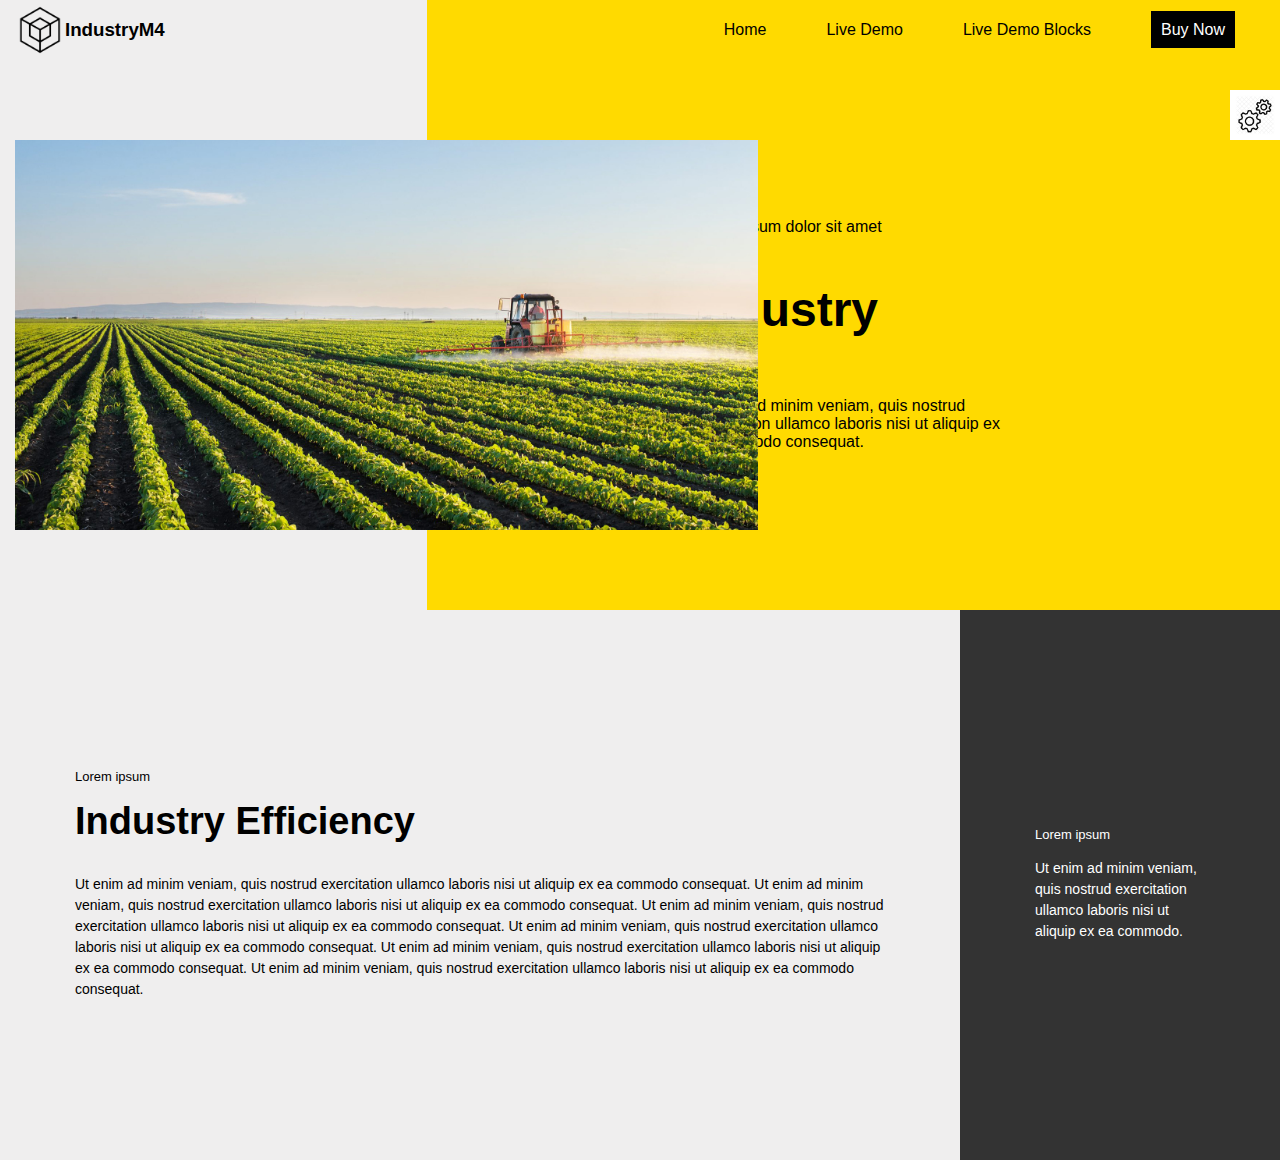
<file: CSS Variables/index.html>
<!DOCTYPE html>
<html lang="en">
<head>
	<meta charset="UTF-8">
	<title>Playing with CSS Variables</title>
	<link rel="stylesheet" href="css/bootstrap.css">
	<link rel="stylesheet" href="css/style.css">
</head>
<body>

<!--Setting Options-->
<div class="form-group d-none">
	<div class="form-control">
		<h6>Change Image Size:</h6>
		<input type="range" name="imgHeight" min="350" max="500" data-suffix="px">
	</div>
	<div class="form-control">
		<h6>Change Accent Color:</h6>
		<input type="color" name="accentColor" value="#ffda00">
	</div>
	<div class="form-control">
		<h6>Change Dark Box's Size:</h6>
		<input type="range" name="box" min="2" max="9" value="3">
	</div>
</div>
<!-- /.form-group -->

<div class="header">
	<div class="container-fluid">
		<div class="row">
			<div class="col-4 primary-bg">
				<div class="logo">
					<img src="img/logo.png" alt="Logo" width="50" height="50">
					<h3>IndustryM4</h3>
				</div>
				<!-- /.logo -->
			</div>
			<div class="col-8 accent-bg">
				<div class="navigation">
					<ul>
						<li>
							<a href="#">
								<span>Home</span>
							</a>
						</li>
						<li>
							<a href="#">
								<span>Live Demo</span>
							</a>
						</li>
						<li>
							<a href="#">
								<span>Live Demo Blocks</span>
							</a>
						</li>
						<li>
							<a href="#" class="hasBg">
								<span>Buy Now</span>
							</a>
						</li>
					</ul>
				</div>
				<!-- /.navigation -->
			</div>
		</div>
	</div>
</div>
<!-- /.header -->

<div class="main-content">
	<div class="container-fluid">
		<div class="row">
			<div class="col-4 primary-bg">
				<div class="flex-box">
					<figure>
						<img src="img/figure.jpg" alt="Figure">
					</figure>
				</div>
				<!-- /.flex-box -->
			</div>
			<div class="col-8 accent-bg">
				<button class="btn switch-style-btn" id="switch-style-btn">
					<img src="img/settings-icon.png" alt="Setting Icon" width="40" height="40">
				</button>
				<!-- /.switch-style-btn -->
				<div class="flex-box">
					<div class="main-text">
						<p class="meta">Lorem ipsum dolor sit amet</p>
						<p class="title">Industry</p>
						<p class="content">Ut enim ad minim veniam, quis nostrud exercitation ullamco laboris nisi ut aliquip ex ea commodo consequat.</p>
					</div>
					<!-- /.main-text -->
				</div>
				<!-- /.flex-box -->
			</div>
		</div>
		<div class="row">
			<div class="primary-bg left-box col-9">
				<div class="flex-box">
					<div class="block-text">
						<p class="meta">Lorem ipsum</p>
						<p class="title">Industry Efficiency</p>
						<p class="content">Ut enim ad minim veniam, quis nostrud exercitation ullamco laboris nisi ut aliquip ex ea commodo consequat. Ut enim
						                   ad minim veniam, quis nostrud exercitation ullamco laboris nisi ut aliquip ex ea commodo consequat. Ut enim ad minim veniam, quis nostrud exercitation ullamco laboris nisi ut aliquip ex ea commodo consequat.
						                   Ut enim ad minim veniam, quis nostrud exercitation ullamco laboris nisi ut aliquip ex ea commodo consequat. Ut enim
						                   ad minim veniam, quis nostrud exercitation ullamco laboris nisi ut aliquip ex ea commodo consequat. Ut enim ad minim veniam, quis nostrud exercitation ullamco laboris nisi ut aliquip ex ea commodo consequat.
						</p>
					</div>
					<!-- /.block-text -->
				</div>
				<!-- /.flex-box -->
			</div>
			<div class="right-box col-3">
				<div class="flex-box">
					<div class="block-text">
						<p class="meta">Lorem ipsum</p>
						<p class="content">Ut enim ad minim veniam, quis nostrud exercitation ullamco laboris nisi ut aliquip ex ea commodo.
						</p>
					</div>
					<!-- /.block-text -->
				</div>
				<!-- /.flex-box -->
			</div>
		</div>
	</div>
</div>
<!-- /.main-content -->

<script>
    const btn = document.getElementById('switch-style-btn');
    const settingBox = document.querySelector('.form-group');
    btn.addEventListener('click', function () {
        if (settingBox.classList.contains('d-flex')) {
            settingBox.classList.remove('d-flex');
            settingBox.classList.add('d-none');
        } else {
            settingBox.classList.remove('d-none');
            settingBox.classList.add('d-flex');
        }
    });

    function update() {
        const suffix = this.dataset.suffix || '';
        document.documentElement.style.setProperty(`--${this.name}`, this.value + suffix);

        if (this.name === 'box') {
            const rightBox = document.querySelector('.right-box');
            const leftBox = document.querySelector('.left-box');

            leftBox.classList.remove(leftBox.className.split(' ').pop());
            leftBox.classList.add(`col-${12 - this.value}`);

            rightBox.classList.remove(rightBox.className.split(' ').pop());
            rightBox.classList.add(`col-${this.value}`);
        }
    }

    const inputs = document.querySelectorAll('.form-control input');
    inputs.forEach(input => input.addEventListener('change', update));
</script>
</body>
</html>
</file>
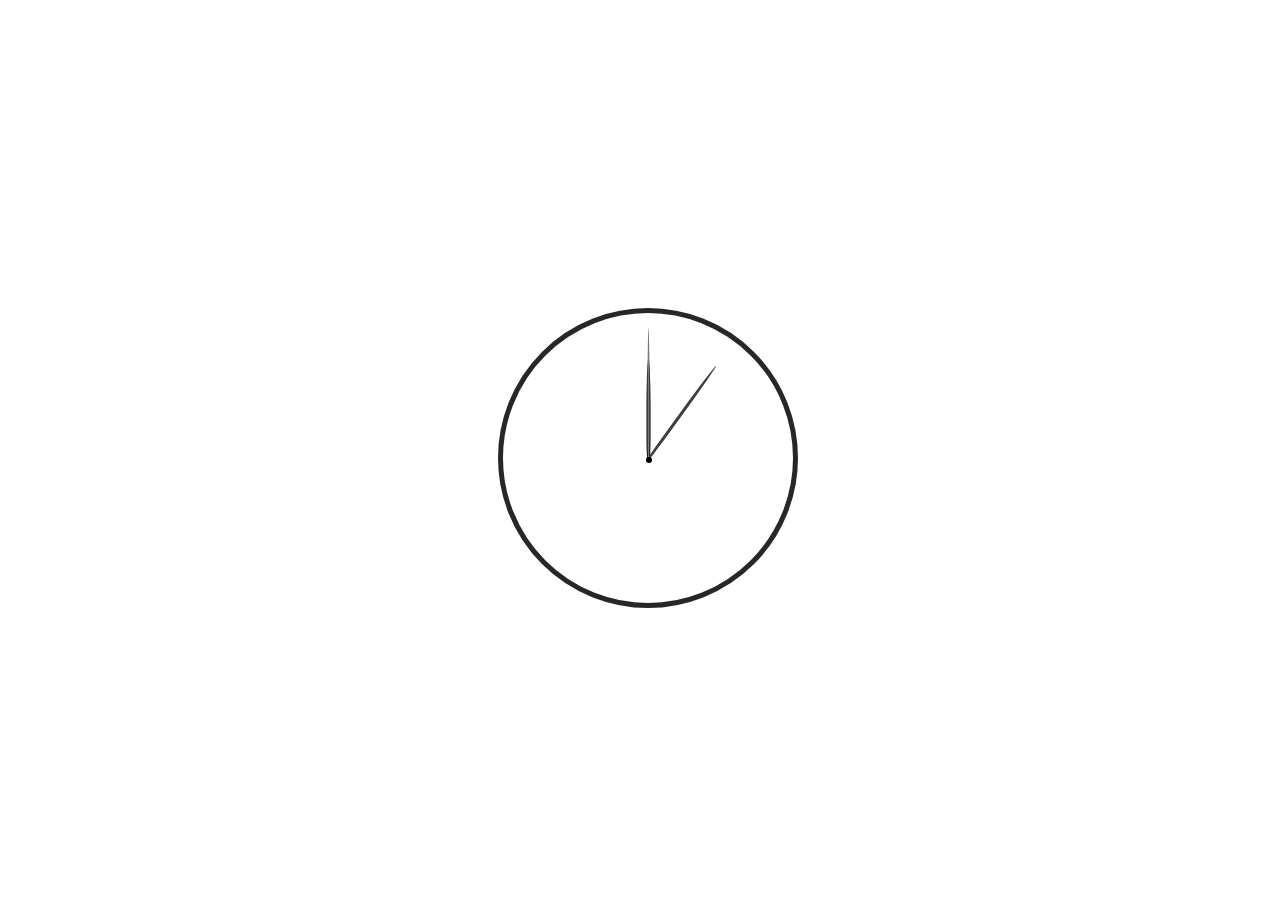
<file: CSS+JS Clock/index.html>
<!DOCTYPE html>
<html lang="en">
<head>
	<meta charset="UTF-8">
	<title>CSS+JS Clock</title>
	<link rel="stylesheet" href="style.css">
</head>
<body>

<div class="clock">
	<div class="clock-face">
		<div class="hand hour"></div>
		<div class="hand minute"></div>
		<div class="hand second"></div>
	</div>
</div>

<script>
    // set seconds
    function setSecond() {
        const secondHand = document.querySelector('.second');
        const now = new Date();
        const second = now.getSeconds();
        const secondDegree = ((second / 60) * 360) + 90;
        secondHand.style.transform = `rotate(${secondDegree}deg)`;
        if (second === 0) {
            setMinute();
        }
    }

    // set minutes
    function setMinute() {
        const minuteHand = document.querySelector('.minute');
        const now = new Date();
        const minute = now.getMinutes();
        const minuteDegree = ((minute / 60) * 360) + 90;
        minuteHand.style.transform = `rotate(${minuteDegree}deg)`;
        if (minute === 0) {
            setHour();
        }
    }

    // set hours
    function setHour() {
        const hourHand = document.querySelector('.hour');
        const now = new Date();
        const hour = now.getHours();
        const hourDegree = ((hour / 12) * 360) + 90;
        hourHand.style.transform = `rotate(${hourDegree}deg)`;
    }

    setMinute();
    setHour();
    setInterval(setSecond, 1000);
</script>

</body>
</html>
</file>
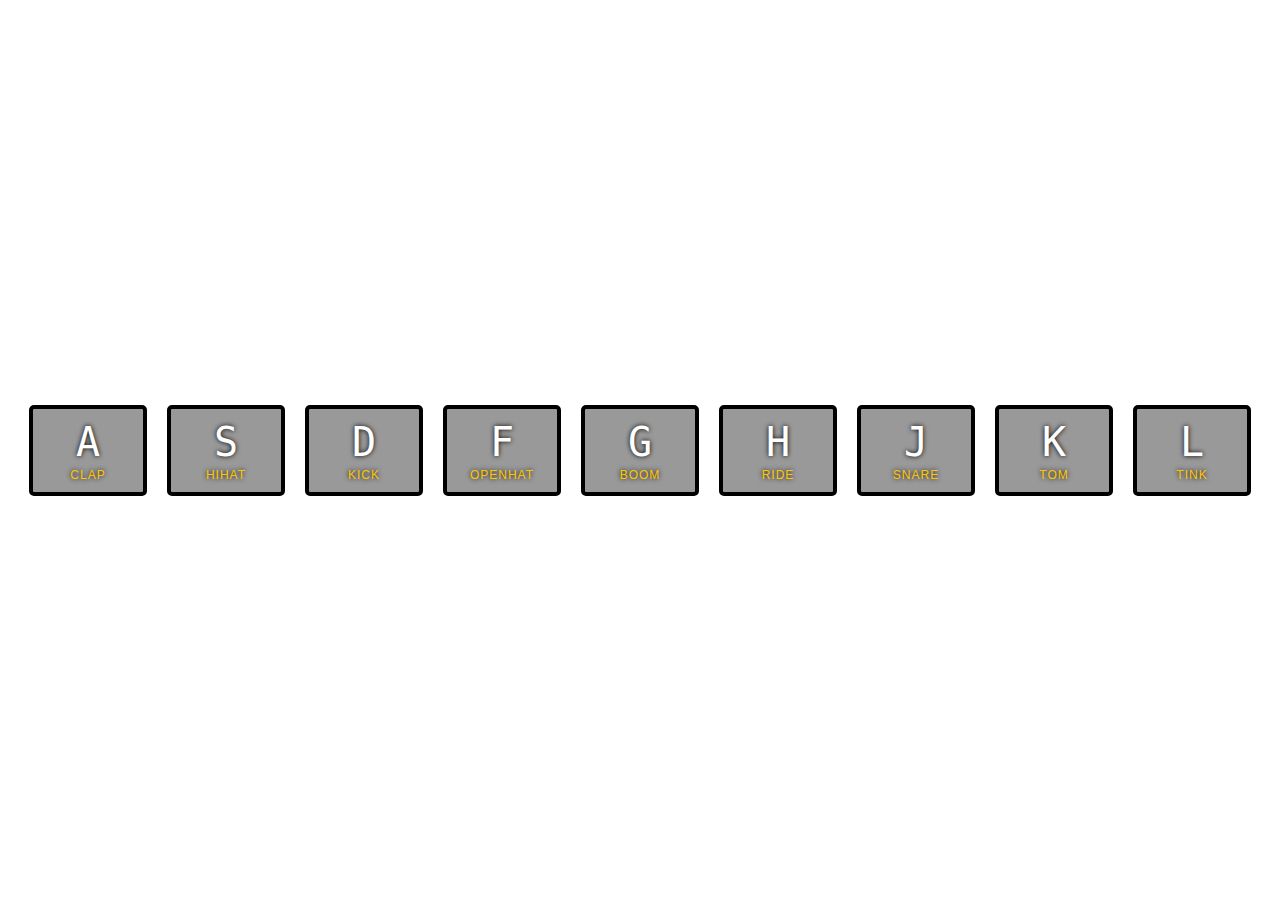
<file: DrumKit/drumkit.html>
<!DOCTYPE html>
<html lang="en">
<head>
	<meta charset="UTF-8">
	<title>JS Drum Kit</title>
	<link rel="stylesheet" href="style.css">
</head>
<body>

<div class="keys">
	<div data-key="65" class="key">
		<kbd>A</kbd>
		<span class="sound">clap</span>
	</div>
	<div data-key="83" class="key">
		<kbd>S</kbd>
		<span class="sound">hihat</span>
	</div>
	<div data-key="68" class="key">
		<kbd>D</kbd>
		<span class="sound">kick</span>
	</div>
	<div data-key="70" class="key">
		<kbd>F</kbd>
		<span class="sound">openhat</span>
	</div>
	<div data-key="71" class="key">
		<kbd>G</kbd>
		<span class="sound">boom</span>
	</div>
	<div data-key="72" class="key">
		<kbd>H</kbd>
		<span class="sound">ride</span>
	</div>
	<div data-key="74" class="key">
		<kbd>J</kbd>
		<span class="sound">snare</span>
	</div>
	<div data-key="75" class="key">
		<kbd>K</kbd>
		<span class="sound">tom</span>
	</div>
	<div data-key="76" class="key">
		<kbd>L</kbd>
		<span class="sound">tink</span>
	</div>
</div>

<audio data-key="65" src="sounds/clap.wav"></audio>
<audio data-key="83" src="sounds/hihat.wav"></audio>
<audio data-key="68" src="sounds/kick.wav"></audio>
<audio data-key="70" src="sounds/openhat.wav"></audio>
<audio data-key="71" src="sounds/boom.wav"></audio>
<audio data-key="72" src="sounds/ride.wav"></audio>
<audio data-key="74" src="sounds/snare.wav"></audio>
<audio data-key="75" src="sounds/tom.wav"></audio>
<audio data-key="76" src="sounds/tink.wav"></audio>

<script>

    function playSound(e) {
        const key = document.querySelector(`div[data-key="${e.keyCode}"]`);
        key.classList.add('playing');
        const audio = document.querySelector(`audio[data-key="${e.keyCode}"]`);
        if (!audio) return;
        audio.currentTime = 0;
        audio.play();
    }

    function removeTransition(e) {
        if (e.propertyName !== 'transform') return;
        this.classList.remove('playing');
    }

    const keys = document.querySelectorAll('.key');
    keys.forEach(key => key.addEventListener('transitionend', removeTransition));

    window.addEventListener('keydown', playSound);

</script>

</body>
</html>
</file>
<file: CSS Variables/css/style.css>
:root {
  --accentColor: #ffda00;
  --imgHeight: 390px;
}

.primary-bg {
  background-color: #efeeee;
}

.accent-bg {
  background-color: var(--accentColor);
}

.header .logo {
  padding: 5px 0;
  display: flex;
  align-items: center;
}

.header .navigation {
  height: 100%;
}

.header .navigation ul {
  height: 100%;
  margin: 0;
  display: flex;
  justify-content: flex-end;
  align-items: center;
  list-style-type: none;
}

.header .navigation ul li {
  padding: 10px 30px;
}

.header .navigation ul li a {
  text-decoration: none;
  color: black;
}

.header .navigation ul li a.hasBg {
  background-color: black;
  color: white;
  padding: 10px;
}

.header .navigation ul li a:not(.hasBg):hover {
  border-bottom: 2px black solid;
}

.main-content .switch-style-btn {
  position: absolute;
  top: 30px;
  right: 0;
  width: 50px;
  height: 50px;
  display: flex;
  align-items: center;
  justify-content: center;
  background: white;
  border: 0;
}

.main-content .flex-box {
  display: flex;
  justify-content: center;
  align-items: center;
  height: 550px;
}

.main-content figure {
  width: 100%;
  height: 100%;
  margin: 0;
  padding: 30px 0;
  display: flex;
  align-items: center;
}

.main-content figure img {
  height: var(--imgHeight);
  max-height: 500px;
  transition: all .5s;
  z-index: 1;
}

.main-content .main-text {
  width: 40%;
}

.main-content .main-text .meta {
  font-size: 16px;
  margin-bottom: 45px;
}

.main-content .main-text .title {
  font-size: 48px;
  font-weight: bold;
  margin-bottom: 60px;
}

.main-content .main-text .content {
  font-size: 16px;
}

.main-content .main-text .fs-small {
  font-size: 14px;
}

.main-content .block-text {
  padding: 60px;
}

.main-content .block-text .meta {
  font-size: 13px;
  margin-bottom: 15px;
}

.main-content .block-text .title {
  font-size: 38px;
  font-weight: bold;
  margin-bottom: 30px;
}

.main-content .block-text .content {
  font-size: 14px;
  line-height: 1.5;
}

.main-content .right-box {
  background-color: #333333;
}

.main-content .right-box .block-text {
  color: white;
}

.form-group {
  padding: 60px;
  justify-content: space-between;
  align-items: baseline;
}

.form-group .form-control {
  flex: 1 1 auto;
  background: #ebebeb;
  height: 90px;
  padding: 15px;
  margin: 15px;
}

.form-group .form-control h6 {
  font-size: 22px;
}

.form-group .form-control input {
  width: 90%;
  margin: 10px 0;
}
</file>
<file: CSS+JS Clock/style.css>
html, body {
    width: 100%;
    height: 100%;
}

.clock {
    width: 100%;
    height: 100%;
    display: flex;
    justify-content: center;
    align-items: center;
    box-sizing: border-box;
}

.clock-face {
    width: 300px;
    height: 300px;
    position: relative;
    border: 5px #272727 solid;
    border-radius: 50%;
    box-sizing: border-box;
}

.clock-face:after {
    content: '';
    position: absolute;
    top: 49.6%;
    left: 49.2%;
    width: 6px;
    height: 6px;
    border-radius: 50%;
    background-color: black;
}

.hand {
    position: absolute;
    top: 50%;
    transform: rotate(90deg);
    transform-origin: 100%;
    transition-timing-function: cubic-bezier(0.1, 2.7, 0.58, 1);
    border-radius: 50% 25% 25% 50%;
}

.hand.hour {
    width: 35%;
    height: 4px;
    left: 15%;
    background-color: #000000;
}

.hand.minute {
    width: 40%;
    height: 3px;
    left: 10%;
    background-color: #3d3d3d;
}

.hand.second {
    width: 45%;
    height: 2px;
    left: 5%;
    background-color: #797979;
}
</file>
<file: DrumKit/style.css>
html {
    font-size: 10px;
    background: url('https://i.imgur.com/b9r5sEL.jpg') bottom center;
    background-size: cover;
}

body, html {
    margin: 0;
    padding: 0;
    font-family: sans-serif;
}

.keys {
    display: flex;
    flex: 1;
    min-height: 100vh;
    align-items: center;
    justify-content: center;
}

.key {
    border: .4rem solid black;
    border-radius: .5rem;
    margin: 1rem;
    font-size: 1.5rem;
    padding: 1rem .5rem;
    transition: all .07s ease;
    width: 10rem;
    text-align: center;
    color: white;
    background: rgba(0, 0, 0, 0.4);
    text-shadow: 0 0 .5rem black;
}

.playing {
    transform: scale(1.1);
    border-color: #ffc600;
    box-shadow: 0 0 1rem #ffc600;
}

kbd {
    display: block;
    font-size: 4rem;
}

.sound {
    font-size: 1.2rem;
    text-transform: uppercase;
    letter-spacing: .1rem;
    color: #ffc600;
}
</file>
